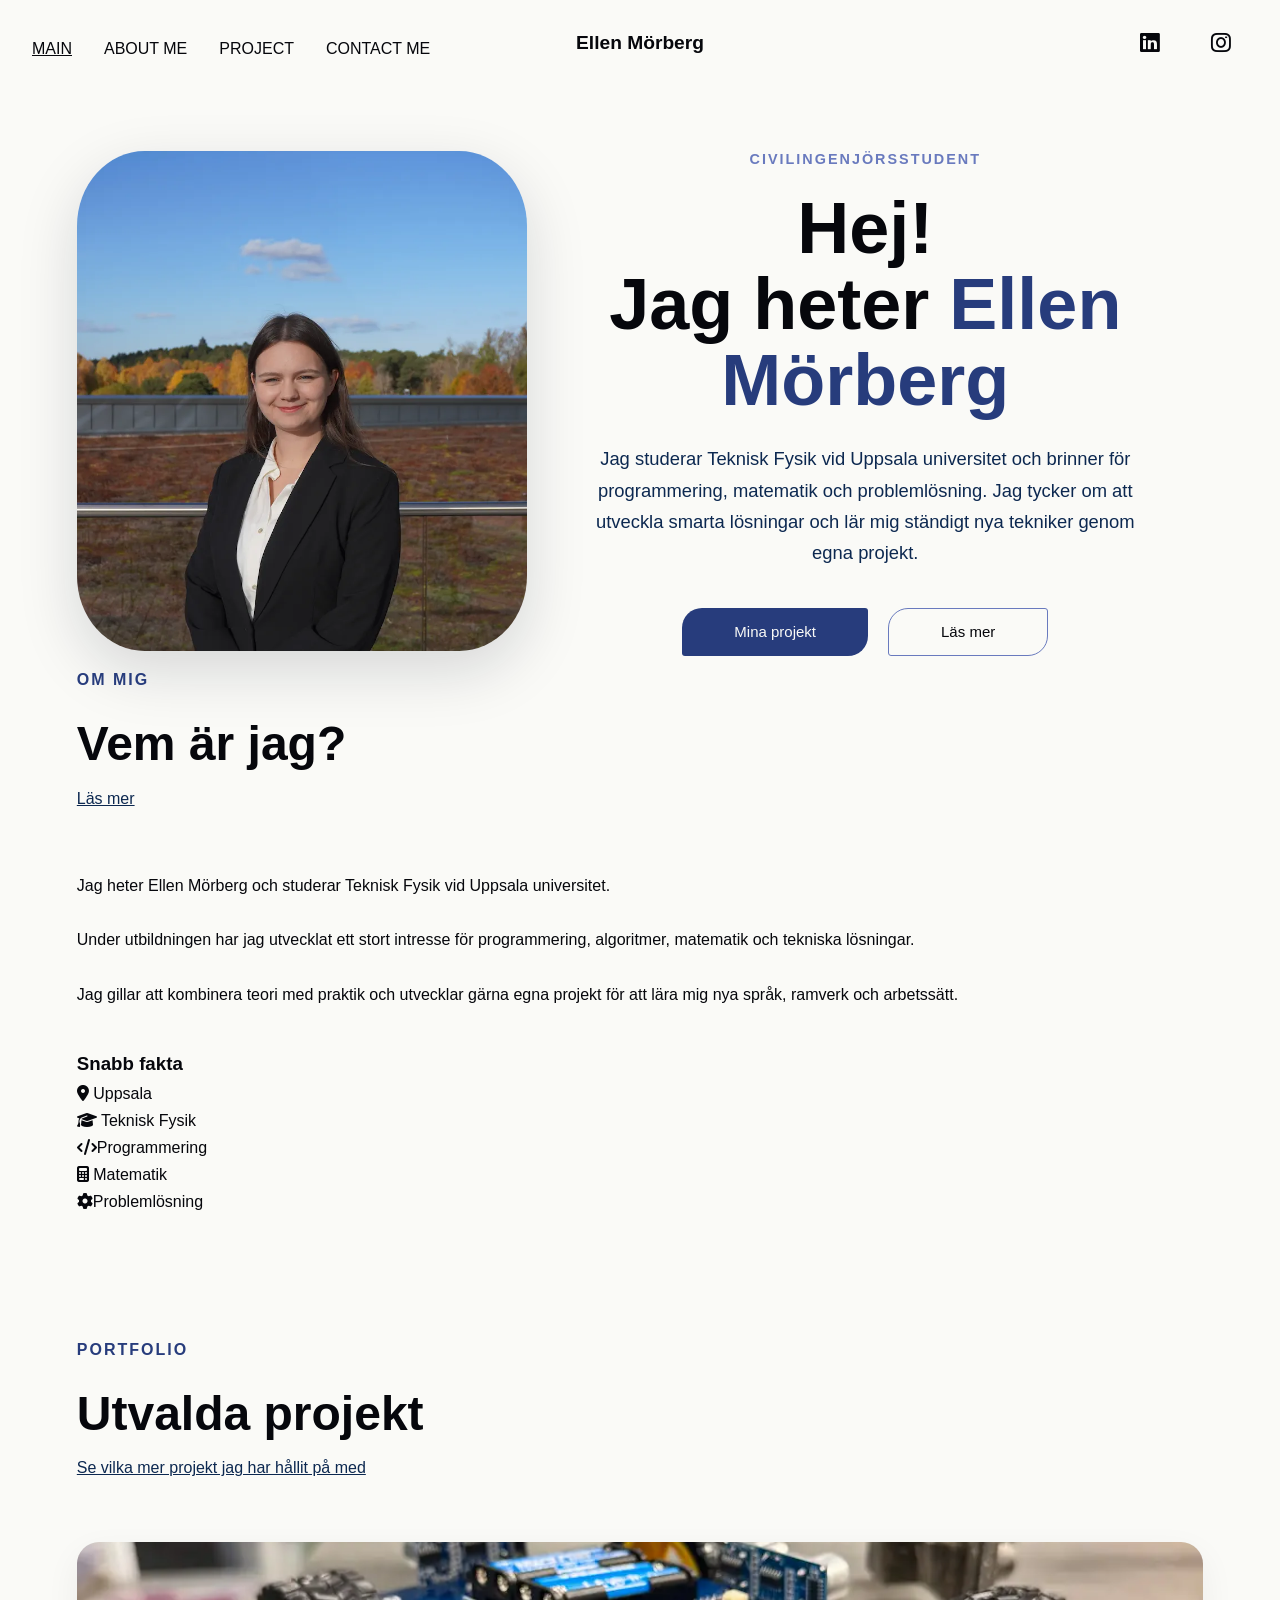
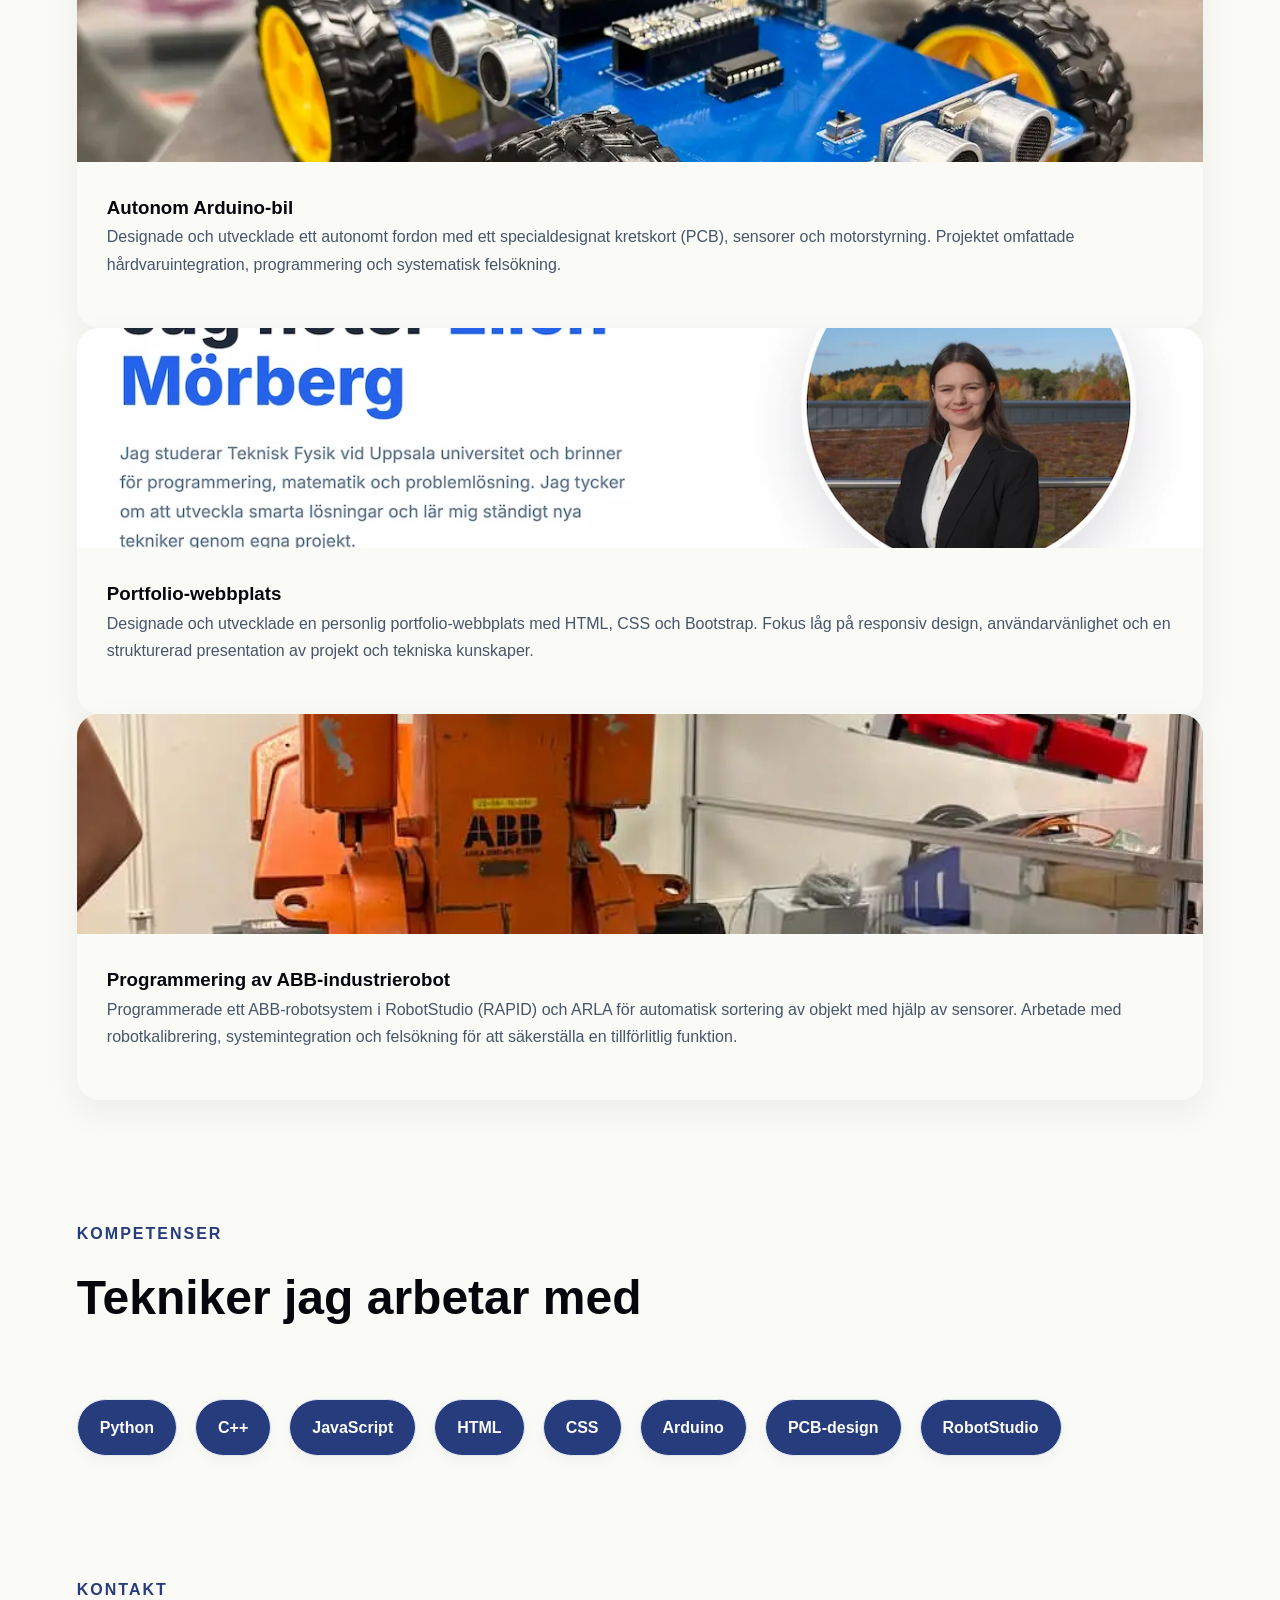
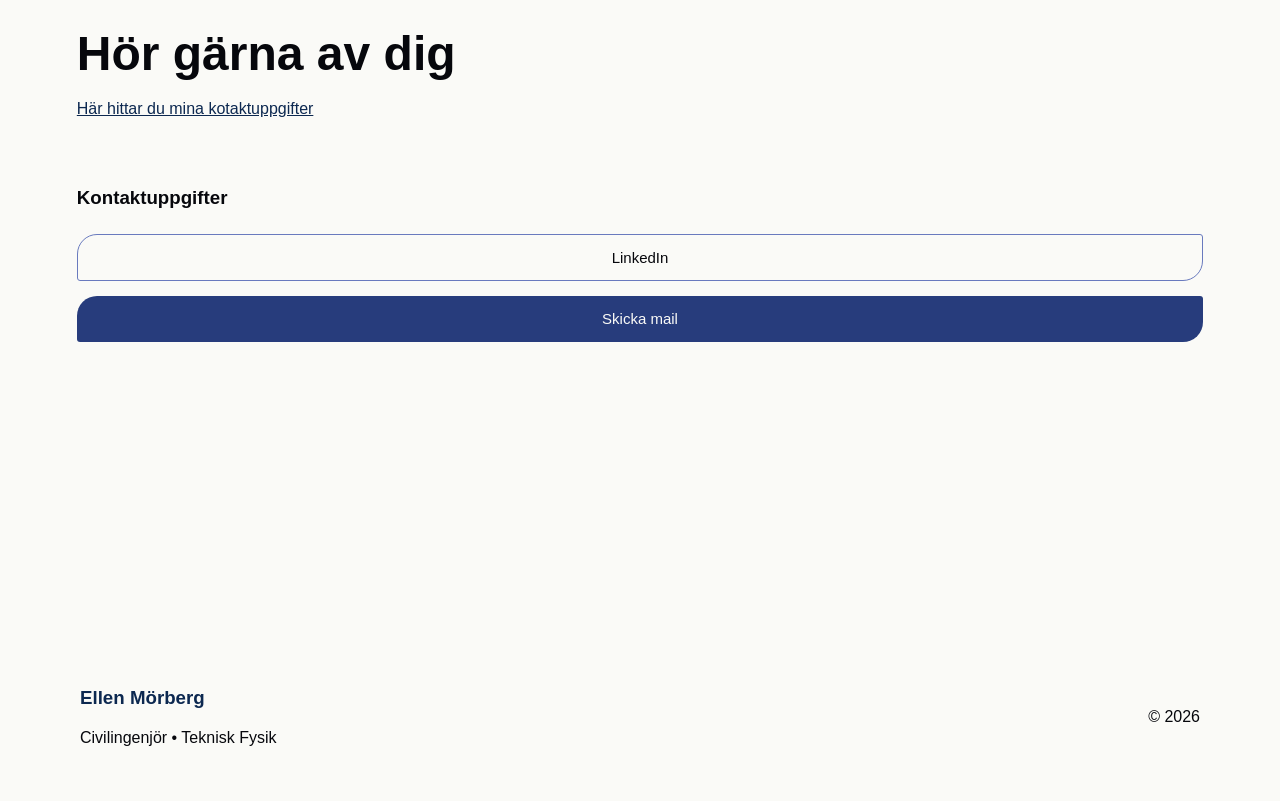
<file: index.html>
<!DOCTYPE html>
<html lang="sv">

<head>
    <meta charset="UTF-8">
    <meta name="viewport" content="width=device-width, initial-scale=1.0">

    <title>Ellen Mörberg | Portfolio</title>


 <!-- Egen stilmall -->
  <link rel="stylesheet" href="CSS/style.css">
  <link rel="stylesheet" href="CSS/responsive.css">

    <!-- Google Font -->
    <link rel="preconnect" href="https://fonts.googleapis.com">
    <link rel="preconnect" href="https://fonts.gstatic.com" crossorigin>

    <link href="https://fonts.googleapis.com/css2?family=Poppins:wght@300;400;500;600;700&display=swap" rel="stylesheet">
    <link rel="stylesheet" href="https://cdnjs.cloudflare.com/ajax/libs/font-awesome/6.4.0/css/all.min.css">

</head>

<body>

    <!-- ================= Navigering ================= -->
    <header>
        <div class="container">


            <!-- Menyn som visas på mindre skärmar för att det inte får plats alla knappar på ett snyggt och smiddigt sätt -->
            <!-- Hamburgermenyn -->
            <button class="menu-toggle" aria-label="Open menu">
                ☰
            </button>

            <nav>

                <ul>

                    <li class="active-page"><a href="index.html">MAIN</a></li>
                    <li><a href="HTML/about.html"> ABOUT ME</a></li>
                    <li ><a href="HTML/projects.html">PROJECT</a></li>
                    <li><a href="HTML/contact.html">CONTACT ME</a></li>

                </ul>

            </nav>

            <!-- Mitt namn, är även en länk till start sidan-->
            <div class="logo">
                <a href="index.html">
                    Ellen Mörberg
                </a>
            </div>


            <div class="social-icons">

                <a href="https://www.linkedin.com/in/ellen-m%C3%B6rberg-550657349/" aria-label="LinkedIn" class="social-icon">
                    <i class="fa-brands fa-linkedin"></i>
                </a>

                <a href="https://www.instagram.com/morbergellen/" aria-label="Instagram" class="social-icon">
                    <i class="fa-brands fa-instagram"></i>
                </a>

            </div>

        </div>
    </header>


    <!-- ================= Huvudinnehåll ================= -->

    <main>

        <!-- ================= Hero ================= -->

        <div class="hero">

            <div class="hero-container">



                <!-- Portfoliebild-->
                <div class="hero-image">

                    <img src="images/Profilbild.webp" alt="Profilbild av Ellen Mörberg">

                </div>

                <div class="hero-text">

                    <p class="small-title">
                        CIVILINGENJÖRSSTUDENT
                    </p>

                    <!-- Introduktion om mig -->
                    <h1>

                        Hej!<br>

                        Jag heter
                        <span>Ellen Mörberg</span>

                    </h1>

                    <p class="hero-description">

                        Jag studerar Teknisk Fysik vid Uppsala universitet och
                        brinner för programmering, matematik och problemlösning.
                        Jag tycker om att utveckla smarta lösningar och lär mig
                        ständigt nya tekniker genom egna projekt.

                    </p>

                    <!-- Knappar som göt att navegeringen blir lättare -->
                    <div class="hero-buttons">

                        <a href="HTML/projects.html" class="primary-btn">
                            Mina projekt
                        </a>

                        <a href="HTML/about.html" class="secondary-btn">
                            Läs mer
                        </a>

                    </div>

                </div>

            </div>

        </div>

        <!-- ================= Om mig ================= -->

        <section id="about" class="about">

            <!-- Rubrik för sektionen -->
            <div class="section-title">

                <p>Om mig</p>

                <h2>
                    Vem är jag?
                </h2>

                <!-- Länk till den fullständiga "Om mig"-sidan -->
                <a href="HTML/about.html"> Läs mer</a>

            </div>

            <!-- Presentation och faktaruta -->
            <div class="about-grid">

                <!-- Kort presentation -->
                <div>

                    <p>

                        Jag heter Ellen Mörberg och studerar Teknisk Fysik vid
                        Uppsala universitet.

                    </p>

                    <br>

                    <p>

                        Under utbildningen har jag utvecklat ett stort intresse
                        för programmering, algoritmer, matematik och tekniska
                        lösningar.

                    </p>

                    <br>

                    <p>

                        Jag gillar att kombinera teori med praktik och utvecklar
                        gärna egna projekt för att lära mig nya språk,
                        ramverk och arbetssätt.

                    </p>

                </div>

                <!-- Snabb fakta -->
                <div class="info-box">

                    <h3>Snabb fakta</h3>

                    <ul>

                        <li><i class="fa fa-location-dot"></i> Uppsala</li>
                        <li><i class="fa fa-graduation-cap"></i> Teknisk Fysik</li>
                        <li><i class="fa-solid fa-code"></i>Programmering</li>
                        <li><i class="fa-solid fa-calculator"></i> Matematik</li>
                        <li><i class="fa-solid fa-gear"></i>Problemlösning</li>

                    </ul>

                </div>

            </div>

        </section>

        <!-- ================= Projekt ================= -->

        <section id="projects">

            <!-- Rubrik för projektsektionen -->
            <div class="section-title">

                <p>Portfolio</p>

                <h2>
                    Utvalda projekt
                </h2>

                <!-- Länk till projektsidan -->
                <a href="HTML/projects.html"> Se vilka mer projekt jag har hållit på med</a>

            </div>

            <!-- Projektkort -->
            <div class="projects-grid">

                <article class="project-card">

                    <div class="project-image">

                        <img src="images/bil.webp" alt="Autonom Arduino-bil byggd med sensorer">

                    </div>

                    <div class="project-content">

                        <h3>Autonom Arduino-bil</h3>

                        <p>

                            Designade och utvecklade ett autonomt fordon med ett specialdesignat kretskort (PCB),
                            sensorer och motorstyrning. Projektet omfattade hårdvaruintegration, programmering och
                            systematisk felsökning.

                        </p>

                    </div>

                </article>

                <article class="project-card">

                    <div class="project-image">

                        <img src="images/Startsidan.webp" alt="Skärmbild av portfolio-webbplatsen">

                    </div>

                    <div class="project-content">

                        <h3>Portfolio-webbplats</h3>

                        <p>

                            Designade och utvecklade en personlig portfolio-webbplats med HTML, CSS och Bootstrap. Fokus
                            låg på responsiv design, användarvänlighet och en strukturerad presentation av projekt och
                            tekniska kunskaper.

                        </p>

                    </div>

                </article>

                <article class="project-card">

                    <div class="project-image">

                        <img src="images/Industrial_Robot.webp" alt="Bild på en ABB-industrierobot">

                    </div>

                    <div class="project-content">

                        <h3>Programmering av ABB-industrierobot</h3>

                        <p>

                            Programmerade ett ABB-robotsystem i RobotStudio (RAPID) och ARLA för automatisk sortering av
                            objekt med hjälp av sensorer. Arbetade med robotkalibrering, systemintegration och
                            felsökning för att säkerställa en tillförlitlig funktion.

                        </p>

                    </div>

                </article>

            </div>

        </section>

        <!-- ================= Kunskap ================= -->

        <section id="skills">

            <!-- Rubrik för kompetenser -->
            <div class="section-title">

                <p>Kompetenser</p>

                <h2>
                    Tekniker jag arbetar med
                </h2>

            </div>

            <!-- Lista över tekniska kunskaper -->
            <div class="skills">

                <div class="skill">Python</div>

                <div class="skill">C++</div>

                <div class="skill">JavaScript</div>

                <div class="skill">HTML</div>

                <div class="skill">CSS</div>

                <div class="skill">Arduino</div>

                <div class="skill">PCB-design</div>

                <div class="skill">RobotStudio</div>


            </div>

        </section>

        <!-- ================= Kontakta ================= -->

        <section id="contact">

            <!-- Rubrik för kontaktsektionen -->
            <div class="section-title">

                <p>Kontakt</p>

                <h2>
                    Hör gärna av dig
                </h2>

                <!-- Länk till kontaktsidan -->
                <a href="HTML/contact.html"> Här hittar du mina kotaktuppgifter</a>


            </div>

            <!-- Kontaktuppgifter -->
            <div class="contact-box">

                <div>
                    <h3>Kontaktuppgifter</h3>

                    <div class="contact-buttons">

                        <a class="secondary-btn" 
                        href="https://www.linkedin.com/in/ellen-m%C3%B6rberg-550657349/"
                        target="_blank"
                        rel="noopener noreferrer">
                            <i class="bi bi-linkedin"></i> LinkedIn
                        </a>

                       <!--<a class="secondary-btn" 
                        href="cv.pdf"
                        target="_blank"
                        rel="noopener noreferrer">
                            <i class="bi bi-file-earmark-text"></i> Visa CV
                        </a>-->

                        <a class="primary-btn" href="mailto:ellenmorberg03@gmail.com">
                            Skicka mail
                        </a>

                    </div>
                </div>

            </div>

        </section>

    </main>

    <!-- ================= Footer ================= -->

  <footer>

    <div class="footer-container">

      <!-- Namn och utbildning -->

      <div>

        <h3>
          Ellen Mörberg
        </h3>

        <p>
          Civilingenjör • Teknisk Fysik
        </p>

      </div>

      <!-- Copyright -->

      <div>

        <p>

          © 2026

        </p>

      </div>

    </div>

  </footer>

   <!-- JavaScript -->

    <script src="JS/main.js"></script>

</body>

</html>
</file>
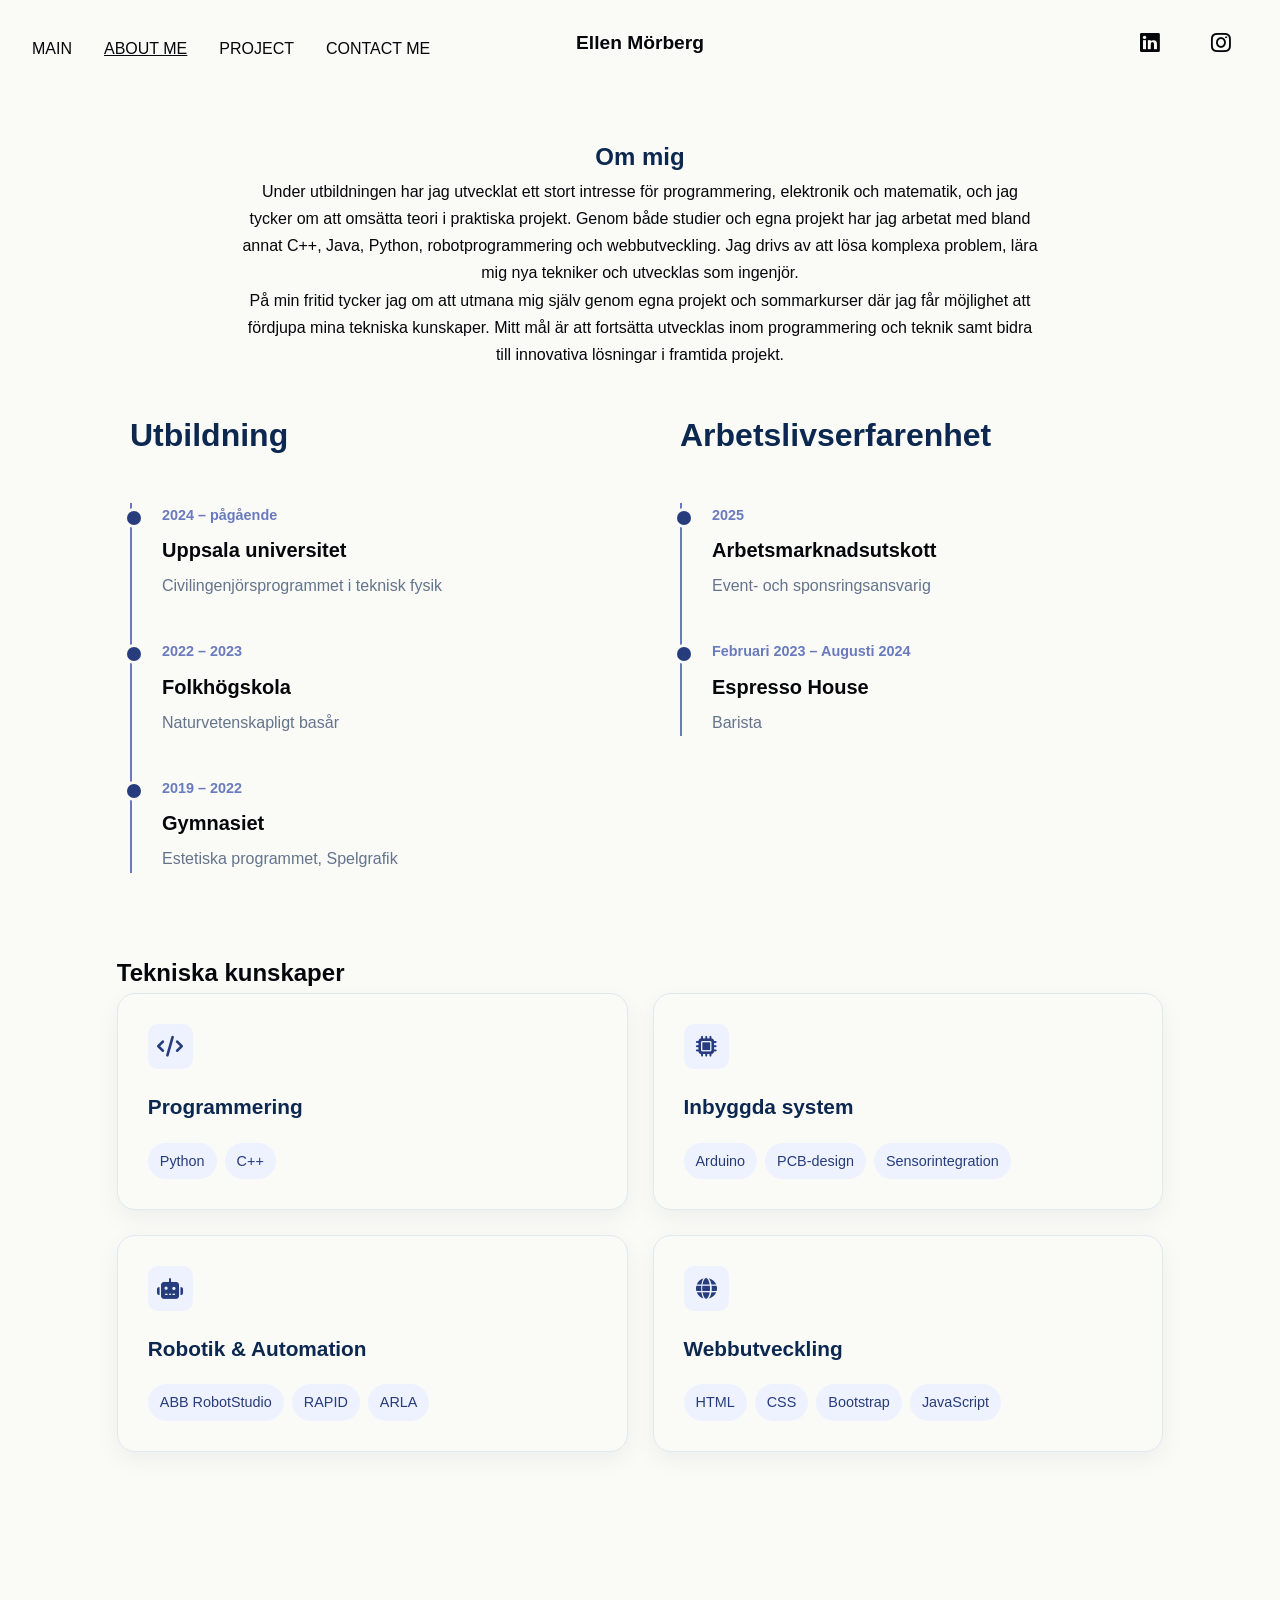
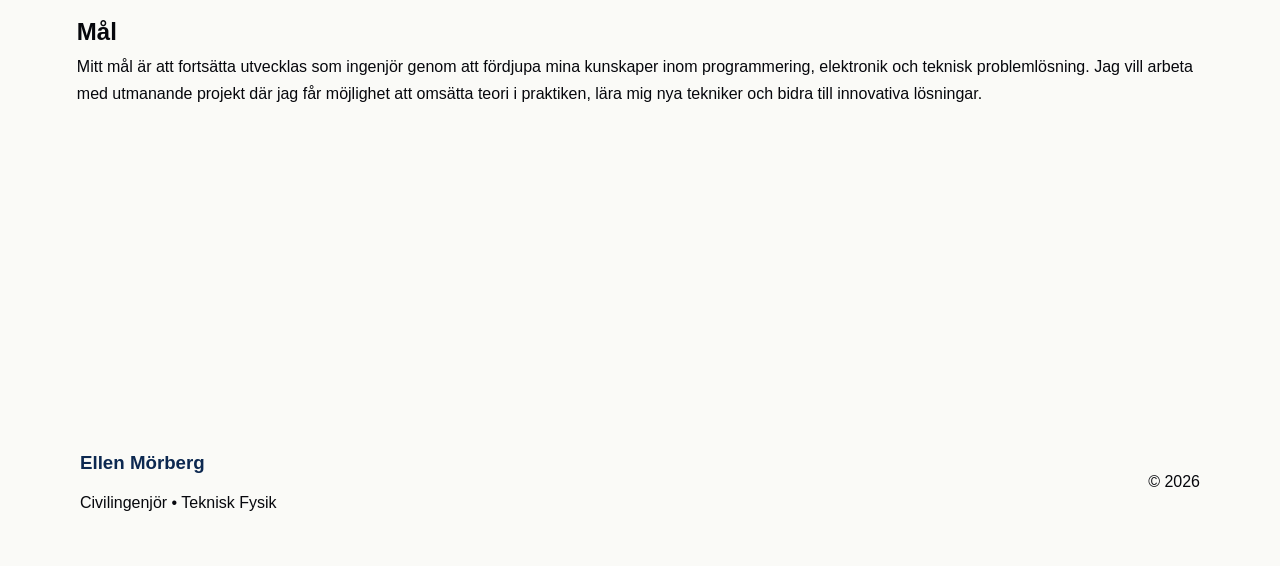
<file: HTML/about.html>
<!DOCTYPE html>
<html lang="sv">

<head>
    <meta charset="UTF-8">
    <meta name="viewport" content="width=device-width, initial-scale=1.0">

    <title>Ellen Mörberg | Portfolio</title>


  <!-- Egen stilmall -->
  <link rel="stylesheet" href="../CSS/style.css">
  <link rel="stylesheet" href="../CSS/responsive.css">

    <!-- Google Font -->
    <link rel="preconnect" href="https://fonts.googleapis.com">
    <link rel="preconnect" href="https://fonts.gstatic.com" crossorigin>

    <link href="https://fonts.googleapis.com/css2?family=Poppins:wght@300;400;500;600;700&display=swap" rel="stylesheet">
    <link rel="stylesheet" href="https://cdnjs.cloudflare.com/ajax/libs/font-awesome/6.4.0/css/all.min.css">

</head>

<body>

    <!-- ================= Navigering ================= -->
    <header>
        <div class="container">


            <!-- Menyn som visas på mindre skärmar för att det inte får plats alla knappar på ett snyggt och smiddigt sätt -->
            <!-- Hamburgermenyn -->
            <button class="menu-toggle" aria-label="Open menu">
                ☰
            </button>

            <nav>

                <ul>

                    <li><a href="../index.html">MAIN</a></li>
                    <li class="active-page"><a href="about.html"> ABOUT ME</a></li>
                    <li><a href="projects.html">PROJECT</a></li>
                    <li><a href="contact.html">CONTACT ME</a></li>

                </ul>

            </nav>

            <!-- Mitt namn, är även en länk till start sidan-->
            <div class="logo">
                <a href="../index.html">
                    Ellen Mörberg
                </a>
            </div>


            <div class="social-icons">

                <a href="https://www.linkedin.com/in/ellen-m%C3%B6rberg-550657349/" aria-label="LinkedIn" class="social-icon">
                    <i class="fa-brands fa-linkedin"></i>
                </a>

                <a href="https://www.instagram.com/morbergellen/" aria-label="Instagram" class="social-icon">
                    <i class="fa-brands fa-instagram"></i>
                </a>

            </div>

        </div>
    </header>

  <main>
    <!-- ================= INTRODUKTION ================= -->
    <section class="about-text">
      <!-- Snabb intoduktion till mig -->
      <h1>Om mig</h1>

      <p>
        Under utbildningen har jag utvecklat ett stort intresse för programmering, elektronik och matematik, och jag
        tycker om att omsätta teori i praktiska projekt. Genom både studier och egna projekt har jag arbetat med bland
        annat C++, Java, Python, robotprogrammering och webbutveckling. Jag drivs av att lösa komplexa problem, lära mig
        nya tekniker och utvecklas som ingenjör.
      </p>

      <p>
        På min fritid tycker jag om att utmana mig själv genom egna projekt och sommarkurser där jag får möjlighet att
        fördjupa mina tekniska kunskaper. Mitt mål är att fortsätta utvecklas inom programmering och teknik samt bidra
        till innovativa lösningar i framtida projekt.
      </p>

    </section>

    <!-- ================= UTBILDNING & ERFARENHET ================= -->
    <section class="experience-section">

        <div class="experience-grid">

            <!-- Utbildning -->
            <div class="experience-column">

                <h2 class="experience">Utbildning</h2>

                <div class="timeline">

                    <article class="timeline-item">
                        <span class="timeline-date">2024 – pågående</span>
                        <h3>Uppsala universitet</h3>
                        <p>Civilingenjörsprogrammet i teknisk fysik</p>
                    </article>

                    <article class="timeline-item">
                        <span class="timeline-date">2022 – 2023</span>
                        <h3>Folkhögskola</h3>
                        <p>Naturvetenskapligt basår</p>
                    </article>

                    <article class="timeline-item">
                        <span class="timeline-date">2019 – 2022</span>
                        <h3>Gymnasiet</h3>
                        <p>Estetiska programmet, Spelgrafik</p>
                    </article>

                </div>

            </div>


            <!-- Arbetslivserfarenhet -->
            <div class="experience-column">

                <h2 class="experience">Arbetslivserfarenhet</h2>

                <div class="timeline">

                    <article class="timeline-item">
                        <span class="timeline-date">2025</span>
                        <h3>Arbetsmarknadsutskott</h3>
                        <p>Event- och sponsringsansvarig</p>
                    </article>

                    <article class="timeline-item">
                        <span class="timeline-date">Februari 2023 – Augusti 2024</span>
                        <h3>Espresso House</h3>
                        <p>Barista</p>
                    </article>

                </div>

            </div>

        </div>

    </section>



    <!-- ================= SKILLS ================= -->

    <section class="skills-section">


            <h2>Tekniska kunskaper</h2>

            <div class="skills-grid">

                <article class="skill-card">

                    <div class="skill-icon">
                        <i class="fa-solid fa-code"></i>
                    </div>

                    <h3>Programmering</h3>

                    <div class="skill-tags">
                        <span>Python</span>
                        <span>C++</span>
                    </div>

                </article>


                <article class="skill-card">

                    <div class="skill-icon">
                        <i class="fa fa-microchip"></i>
                    </div>

                    <h3>Inbyggda system</h3>

                    <div class="skill-tags">
                        <span>Arduino</span>
                        <span>PCB-design</span>
                        <span>Sensorintegration</span>
                    </div>

                </article>


                <article class="skill-card">

                    <div class="skill-icon">
                        <i class="fa fa-robot"></i>
                    </div>

                    <h3>Robotik & Automation</h3>

                    <div class="skill-tags">
                        <span>ABB RobotStudio</span>
                        <span>RAPID</span>
                        <span>ARLA</span>
                    </div>

                </article>


                <article class="skill-card">

                    <div class="skill-icon">
                        <i class="fa-solid fa-globe"></i>
                    </div>

                    <h3>Webbutveckling</h3>

                    <div class="skill-tags">
                        <span>HTML</span>
                        <span>CSS</span>
                        <span>Bootstrap</span>
                        <span>JavaScript</span>
                    </div>

                </article>

            </div>

        </div>

    </section>



    <!-- ================= GOALS ================= -->
    <section>

      <h2>Mål</h2>

      <!-- Beskrivning av mina framtida mål -->

      <p>
        Mitt mål är att fortsätta utvecklas som ingenjör genom att fördjupa mina kunskaper inom programmering, elektronik
        och teknisk problemlösning. Jag vill arbeta med utmanande projekt där jag får möjlighet att omsätta teori i
        praktiken, lära mig nya tekniker och bidra till innovativa lösningar.
      </p>

    </section>

  </main>

  <!-- ================= Footer ================= -->

  <footer>

    <div class="footer-container">

      <!-- Namn och utbildning -->

      <div>

        <h3>
          Ellen Mörberg
        </h3>

        <p>
          Civilingenjör • Teknisk Fysik
        </p>

      </div>

      <!-- Copyright -->

      <div>

        <p>

          © 2026

        </p>

      </div>

    </div>

  </footer>

    <script src="../JS/main.js"></script>
</body>

</html>
</file>
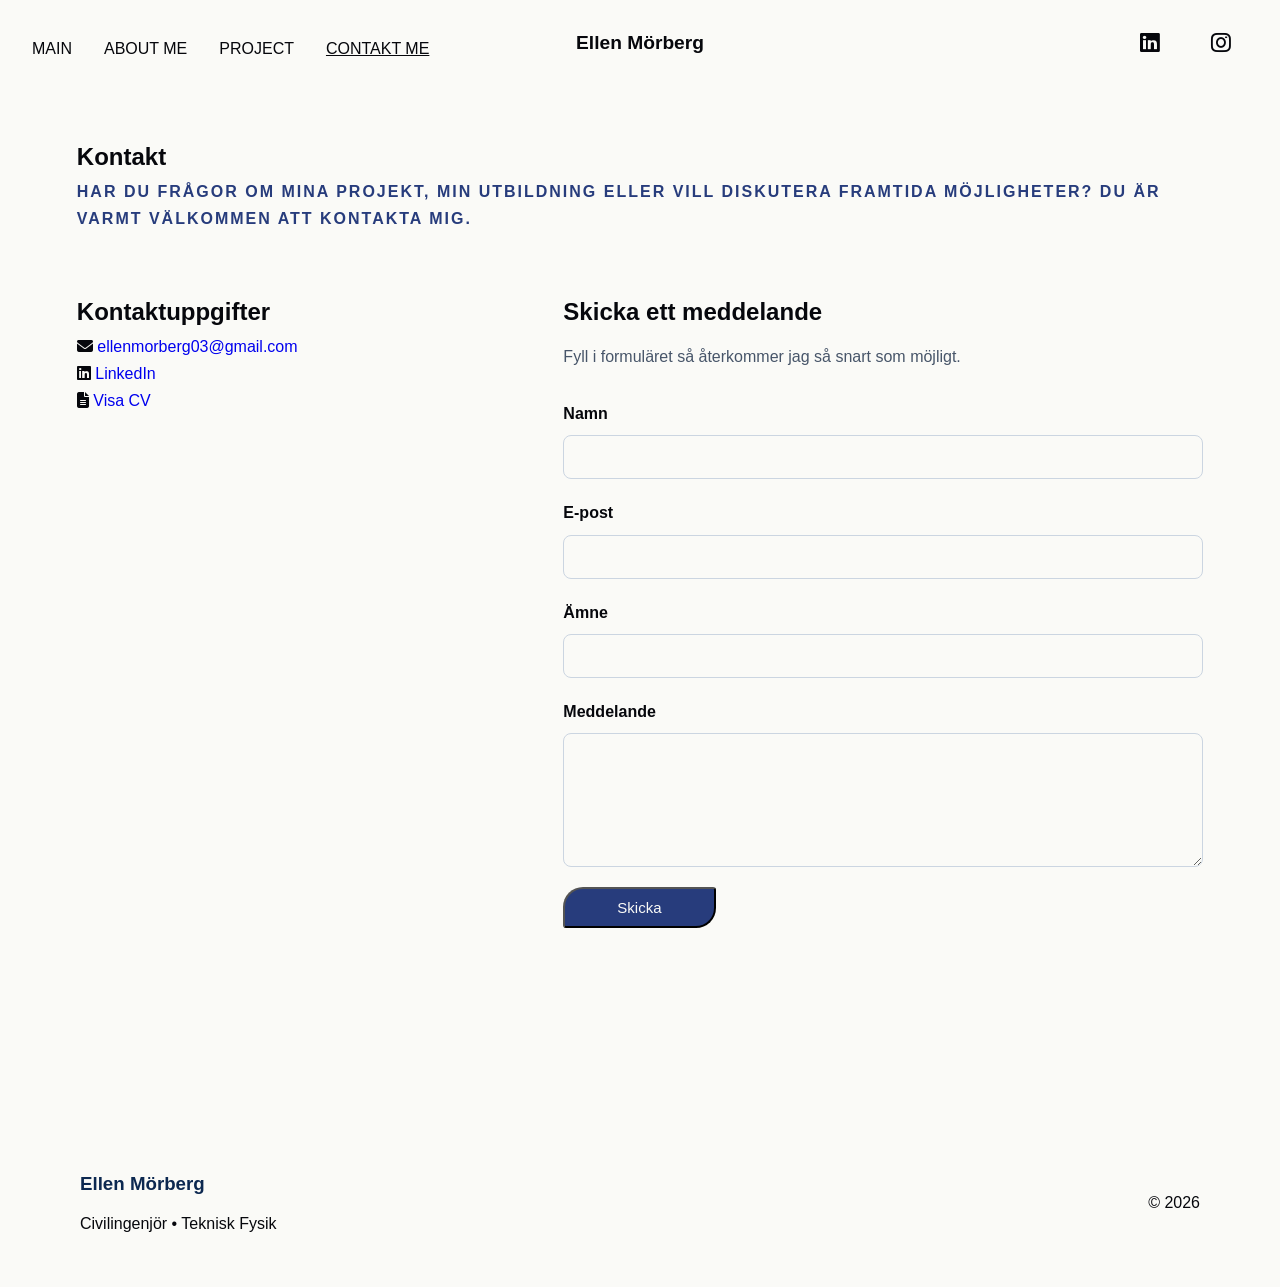
<file: HTML/contact(old).html>
<!DOCTYPE html>
<html lang="sv">

<head>
    <meta charset="UTF-8">
    <meta name="viewport" content="width=device-width, initial-scale=1.0">

    <title>Ellen Mörberg | Portfolio</title>



 <!-- Egen stilmall -->
  <link rel="stylesheet" href="../CSS/style.css">
  <link rel="stylesheet" href="../CSS/responsive.css">

    <!-- Google Font -->
    <link rel="preconnect" href="https://fonts.googleapis.com">
    <link rel="preconnect" href="https://fonts.gstatic.com" crossorigin>

    <script src="https://cdn.emailjs.com/sdk/latest/email.min.js"></script>

    <link href="https://fonts.googleapis.com/css2?family=Poppins:wght@300;400;500;600;700&display=swap" rel="stylesheet">
    <link rel="stylesheet" href="https://cdnjs.cloudflare.com/ajax/libs/font-awesome/6.4.0/css/all.min.css">

</head>

<body>


 <!-- ================= Navigering ================= -->
    <header>
        <div class="container">


            <!-- Menyn som visas på mindre skärmar för att det inte får plats alla knappar på ett snyggt och smiddigt sätt -->
            <!-- Hamburgermenyn -->
            <button class="menu-toggle" aria-label="Open menu">
                ☰
            </button>

            <nav>

                <ul>

                    <li><a href="../index.html">MAIN</a></li>
                    <li ><a href="about.html"> ABOUT ME</a></li>
                    <li><a href="projects.html">PROJECT</a></li>
                    <li class="active-page"> <a href="contact.html">CONTAKT ME</a></li>

                </ul>

            </nav>

            <!-- Mitt namn, är även en länk till start sidan-->
            <div class="logo">
                <a href="../index.html">
                    Ellen Mörberg
                </a>
            </div>


            <div class="social-icons">

                <a href="https://www.linkedin.com/in/ellen-m%C3%B6rberg-550657349/" aria-label="LinkedIn" class="social-icon">
                    <i class="fa-brands fa-linkedin"></i>
                </a>

                <a href="https://www.instagram.com/morbergellen/" aria-label="Instagram" class="social-icon">
                    <i class="fa-brands fa-instagram"></i>
                </a>

            </div>

        </div>
    </header>


<!-- ================= Huvudinnehåll ================= -->

<main>

    <section class="contact-section">

        <!-- Sidrubrik -->

        <div class="section-title">

            <h1>Kontakt</h1>

            <p>
                Har du frågor om mina projekt, min utbildning eller vill diskutera
                framtida möjligheter? Du är varmt välkommen att kontakta mig.
            </p>

        </div>


        <!-- Kontaktinnehåll -->

        <div class="contact-content">

            <!-- Kontaktuppgifter -->

            <div class="contact-box">

                <h2>Kontaktuppgifter</h2>

                <p>
                    <i class="fa fa-envelope"></i>

                    <a href="mailto:ellenmorberg03@gmail.com">
                        ellenmorberg03@gmail.com
                    </a>
                </p>

                <p>
                    <i class="fa-brands fa-linkedin"></i>

                    <a href="https://www.linkedin.com/in/ellen-m%C3%B6rberg-550657349/"
                        target="_blank"
                        rel="noopener noreferrer">
                        LinkedIn
                    </a>
                </p>

                <p>
                    <i class="fa fa-file-text"></i>

                    <a href="cv.pdf" target="_blank">
                        Visa CV
                    </a>
                </p>

            </div>


            <!-- Kontaktformulär -->

            <div class="contact-form">

                <h2>Skicka ett meddelande</h2>

                <p>
                    Fyll i formuläret så återkommer jag så snart som möjligt.
                </p>


                <form id="contact-form">

                    <!-- Namn -->

                    <div class="form-group">

                        <label for="name">
                            Namn
                        </label>

                        <input
                            id="name"
                            name="name"
                            type="text"
                            required>

                    </div>


                    <!-- E-post -->

                    <div class="form-group">

                        <label for="email">
                            E-post
                        </label>

                        <input
                            id="email"
                            name="email"
                            type="email"
                            required>

                    </div>


                    <!-- Ämne -->

                    <div class="form-group">

                        <label for="subject">
                            Ämne
                        </label>

                        <input
                            id="subject"
                            name="subject"
                            type="text"
                            required>

                    </div>


                    <!-- Meddelande -->

                    <div class="form-group">

                        <label for="message">
                            Meddelande
                        </label>

                        <textarea
                            id="message"
                            name="message"
                            rows="6"
                            required></textarea>

                    </div>


                    <!-- Skicka-knapp -->

                    <button
                        type="submit"
                        class="primary-btn">
                        Skicka
                    </button>


                    <!-- Meddelande från JavaScript -->

                    <p
                        id="form-message"
                        class="form-message"
                        aria-live="polite">
                    </p>

                </form>

            </div>

        </div>

    </section>

</main>


<!-- ================= Footer ================= -->

<footer>

    <div class="footer-container">

        <div>

            <h3>
                Ellen Mörberg
            </h3>

            <p>
                Civilingenjör • Teknisk Fysik
            </p>

        </div>

        <div>

            <p>
                © 2026
            </p>

        </div>

    </div>

</footer>


<!-- JavaScript -->

<script src="../JS/main.js"></script>
<script src="../JS/contact.js"></script>

</body>

</html>
</file>
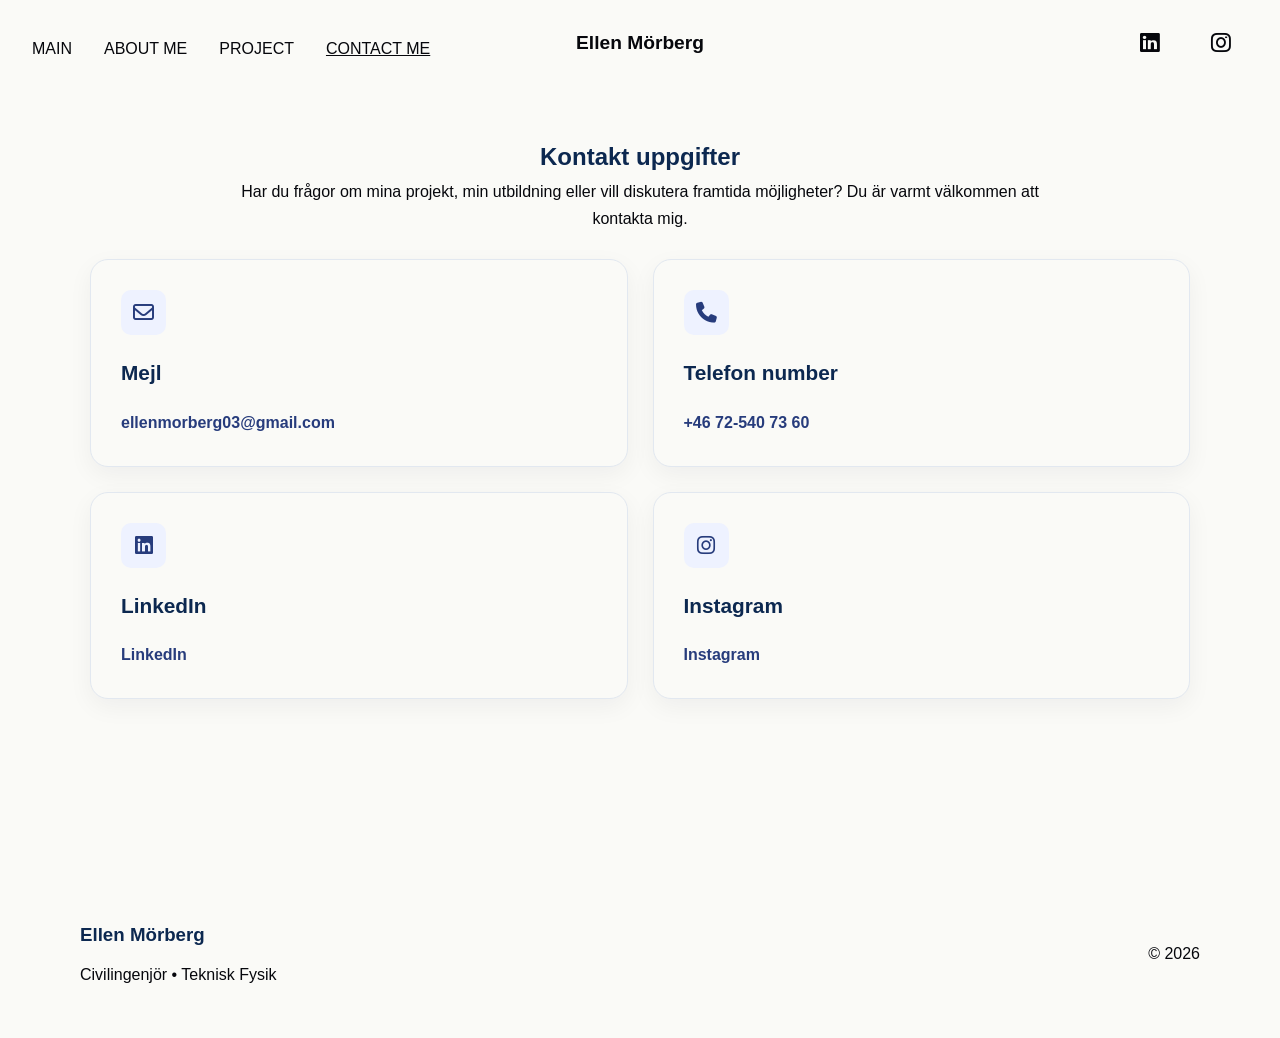
<file: HTML/contact.html>
<!DOCTYPE html>
<html lang="sv">

<head>
    <meta charset="UTF-8">
    <meta name="viewport" content="width=device-width, initial-scale=1.0">

    <title>Ellen Mörberg | Portfolio</title>


  <!-- Egen stilmall -->
  <link rel="stylesheet" href="../CSS/style.css">
  <link rel="stylesheet" href="../CSS/responsive.css">

    <!-- Google Font -->
    <link rel="preconnect" href="https://fonts.googleapis.com">
    <link rel="preconnect" href="https://fonts.gstatic.com" crossorigin>

    <link href="https://fonts.googleapis.com/css2?family=Poppins:wght@300;400;500;600;700&display=swap" rel="stylesheet">
    <link rel="stylesheet" href="https://cdnjs.cloudflare.com/ajax/libs/font-awesome/6.4.0/css/all.min.css">

</head>

<body>

   <!-- ================= Navigering ================= -->
    <header>
        <div class="container">


            <!-- Menyn som visas på mindre skärmar för att det inte får plats alla knappar på ett snyggt och smiddigt sätt -->
            <!-- Hamburgermenyn -->
            <button class="menu-toggle" aria-label="Open menu">
                ☰
            </button>

            <nav>

                <ul>

                    <li><a href="../index.html">MAIN</a></li>
                    <li ><a href="about.html"> ABOUT ME</a></li>
                    <li><a href="projects.html">PROJECT</a></li>
                    <li class="active-page"> <a href="contact.html">CONTACT ME</a></li>

                </ul>

            </nav>

            <!-- Mitt namn, är även en länk till start sidan-->
            <div class="logo">
                <a href="../index.html">
                    Ellen Mörberg
                </a>
            </div>


            <div class="social-icons">

                <a href="https://www.linkedin.com/in/ellen-m%C3%B6rberg-550657349/" aria-label="LinkedIn" class="social-icon">
                    <i class="fa-brands fa-linkedin"></i>
                </a>

                <a href="https://www.instagram.com/morbergellen/" aria-label="Instagram" class="social-icon">
                    <i class="fa-brands fa-instagram"></i>
                </a>

            </div>

        </div>
    </header>

    <main>
        <section class="about-text">
        <h1>Kontakt uppgifter</h1>
        <p>
             Har du frågor om mina projekt, min utbildning eller vill diskutera
            framtida möjligheter? Du är varmt välkommen att kontakta mig.
        </p>
        </section>

        <div class="skills-container">

            <br>
            
            <div class="skills-grid">
        
                <article class="skill-card">

                    <div class="skill-icon">
                        <i class="fa-regular fa-envelope"></i>
                    </div>

                   <h3>Mejl</h3>

                    <a href="mailto:ellenmorberg03@gmail.com">
                        ellenmorberg03@gmail.com
                    </a>
                </article>

                <article class="skill-card">

                    <div class="skill-icon">
                        <i class="fa-solid fa-phone"></i>
                    </div>
                    <h3>Telefon number</h3>

                    <a href="tel:+46725407360">+46 72-540 73 60</a>
                </article>

                <article class="skill-card">

                    <div class="skill-icon">
                        <i class="fa-brands fa-linkedin"></i>
                    </div>
                    <h3>LinkedIn</h3>

                         <a href="https://www.linkedin.com/in/ellen-m%C3%B6rberg-550657349/">
                        LinkedIn
                        </a>
                </article>

                <article class="skill-card">

                    <div class="skill-icon">
                        <i class="fa-brands fa-instagram"></i>
                    </div>
                    <h3>Instagram</h3>

                    <a href="https://www.instagram.com/morbergellen/">
                        Instagram
                    </a>
                </article>
            </div>
            </div>
    </main>

        <!-- ================= Footer ================= -->

  <footer>

    <div class="footer-container">

      <!-- Namn och utbildning -->

      <div>

        <h3>
          Ellen Mörberg
        </h3>

        <p>
          Civilingenjör • Teknisk Fysik
        </p>

      </div>

      <!-- Copyright -->

      <div>

        <p>

          © 2026

        </p>

      </div>

    </div>

  </footer>

   <script src="../JS/main.js"></script>
</body>

</html>
</file>
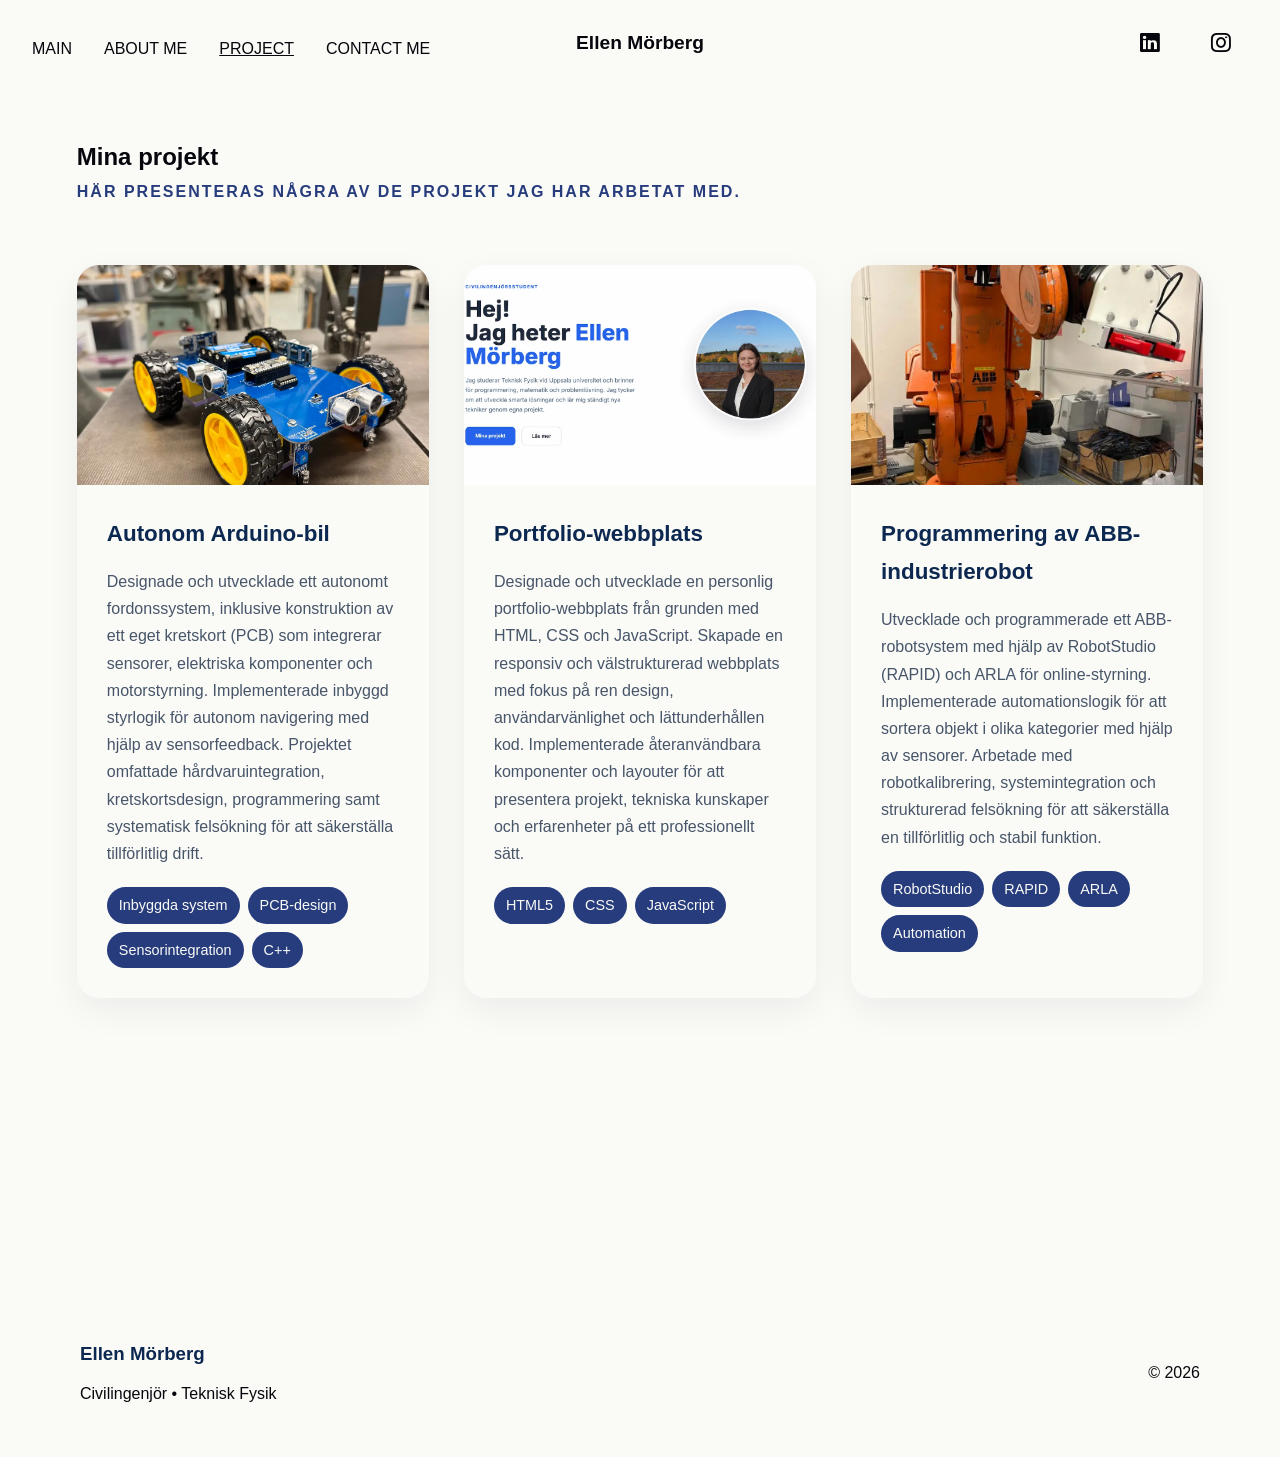
<file: HTML/projects.html>
<!DOCTYPE html>
<html lang="sv">

<head>
    <meta charset="UTF-8">
    <meta name="viewport" content="width=device-width, initial-scale=1.0">

    <title>Ellen Mörberg | Portfolio</title>


  <!-- Egen stilmall -->
  <link rel="stylesheet" href="../CSS/style.css">
  <link rel="stylesheet" href="../CSS/responsive.css">

    <!-- Google Font -->
    <link rel="preconnect" href="https://fonts.googleapis.com">
    <link rel="preconnect" href="https://fonts.gstatic.com" crossorigin>

    <link href="https://fonts.googleapis.com/css2?family=Poppins:wght@300;400;500;600;700&display=swap" rel="stylesheet">
    <link rel="stylesheet" href="https://cdnjs.cloudflare.com/ajax/libs/font-awesome/6.4.0/css/all.min.css">

</head>

<body>

    <!-- ================= Navigering ================= -->
    <header>
        <div class="container">


            <!-- Menyn som visas på mindre skärmar för att det inte får plats alla knappar på ett snyggt och smiddigt sätt -->
            <!-- Hamburgermenyn -->
            <button class="menu-toggle" aria-label="Open menu">
                ☰
            </button>

            <nav>

                <ul>

                    <li><a href="../index.html">MAIN</a></li>
                    <li><a href="about.html"> ABOUT ME</a></li>
                    <li class="active-page"><a href="projects.html">PROJECT</a></li>
                    <li><a href="contact.html">CONTACT ME</a></li>

                </ul>

            </nav>

            <!-- Mitt namn, är även en länk till start sidan-->
            <div class="logo">
                <a href="../index.html">
                    Ellen Mörberg
                </a>
            </div>


            <div class="social-icons">

                <a href="https://www.linkedin.com/in/ellen-m%C3%B6rberg-550657349/" aria-label="LinkedIn" class="social-icon">
                    <i class="fa-brands fa-linkedin"></i>
                </a>

                <a href="https://www.instagram.com/morbergellen/" aria-label="Instagram" class="social-icon">
                    <i class="fa-brands fa-instagram"></i>
                </a>

            </div>

        </div>
    </header>

    <!-- ================= Huvudinnehåll ================= -->

    <main>
        <section id="projects">
            <div class="section-title">

                <h1>
                    Mina projekt
                </h1>

                <p> Här presenteras några av de projekt jag har arbetat med.</p>

            </div>


                <div class="project">
                    
                    <!-- Projekt 1 -->
                    <article class="project-card">

                        <!-- Projektbild -->
                        <div class="project-image">

                            <img src="../images/bil.webp" alt="Autonom Arduino-bil byggd med sensorer och egen elektronik">

                        </div>

                        <!-- Projektbeskrivning -->
                        <div class="project-content">

                            <h2 >Autonom Arduino-bil</h2>

                            <p>

                                Designade och utvecklade ett autonomt fordonssystem, inklusive konstruktion av ett eget
                                kretskort (PCB) som integrerar sensorer, elektriska komponenter och motorstyrning.
                                Implementerade inbyggd styrlogik för autonom navigering med hjälp av sensorfeedback.
                                Projektet omfattade hårdvaruintegration, kretskortsdesign, programmering samt systematisk
                                felsökning för att säkerställa tillförlitlig drift.

                            </p>

                            <!-- Länk till mer information -->
                            <!-- Länken funkar inte än då raporten inte är klar -->
                           <!-- <a href="#">Läs mer om hur bilen utvecklades</a> -->
               
                            <!-- Använda tekniker -->
                            <div class="project-skills">

                                <div class="project-skill">Inbyggda system</div>

                                <div class="project-skill">PCB-design</div>

                                <div class="project-skill">Sensorintegration</div>

                                <div class="project-skill">C++</div>

                            </div>
                        </div>

                    </article>

                    <!-- Projekt 2 -->
                    <article class="project-card">

                        <!-- Projektbild -->
                        <div class="project-image">

                            <img src="../images/Startsidan.webp" 
                            alt="Skärmbild av portfolio-webbplatsen">

                        </div>

                        <!-- Projektbeskrivning -->
                        <div class="project-content">

                            <h2>Portfolio-webbplats</h2>

                            <p>

                                Designade och utvecklade en personlig portfolio-webbplats från grunden med HTML, CSS och
                                JavaScript. Skapade en responsiv och välstrukturerad webbplats med fokus på ren design,
                                användarvänlighet och lättunderhållen kod. Implementerade återanvändbara komponenter och
                                layouter för att presentera projekt, tekniska kunskaper och erfarenheter på ett
                                professionellt sätt.

                            </p>

                            <!-- Använda tekniker -->
                            <div class="project-skills">

                                <div class="project-skill">HTML5</div>

                                <div class="project-skill">CSS</div>

                                <div class="project-skill">JavaScript</div>


                            </div>
                        </div>

                    </article>

                    <!-- Projekt 3 -->
                    <article class="project-card">

                        <!-- Projektbild -->
                        <div class="project-image">

                            <img src="../images/Industrial_Robot.webp" alt="ABB-industrierobot i RobotStudio">

                        </div>

                        <!-- Projektbeskrivning -->
                        <div class="project-content">

                            <h2>Programmering av ABB-industrierobot</h2>

                            <p>

                                Utvecklade och programmerade ett ABB-robotsystem med hjälp av RobotStudio (RAPID) och ARLA
                                för online-styrning. Implementerade automationslogik för att sortera objekt i olika
                                kategorier med hjälp av sensorer. Arbetade med robotkalibrering, systemintegration och
                                strukturerad felsökning för att säkerställa en tillförlitlig och stabil funktion.

                            </p>

                            <!-- Använda tekniker -->
                            <div class="project-skills">

                                <div class="project-skill">RobotStudio</div>

                                <div class="project-skill">RAPID</div>

                                <div class="project-skill">ARLA</div>

                                <div class="project-skill">Automation</div>

                            </div>
                        </div>


                    </article>

                </div>
            
        </section>
    </main>

    <!-- ================= Footer ================= -->

  <footer>

    <div class="footer-container">

      <!-- Namn och utbildning -->

      <div>

        <h3>
          Ellen Mörberg
        </h3>

        <p>
          Civilingenjör • Teknisk Fysik
        </p>

      </div>

      <!-- Copyright -->

      <div>

        <p>

          © 2026

        </p>

      </div>

    </div>

  </footer>

   <script src="../JS/main.js"></script>
</body>

</html>
</file>
<file: CSS/style.css>
/* =====================================
   Google Font och Gurndläggande inställningar
===================================== */

/* Tar bort standardmarginaler och padding samt gör boxmodellen mer förutsägbar */
*{
    margin:0;
    padding:0;
    box-sizing:border-box;
}

/* Mjuk scrollning mellan sektioner */
/* Användes inte nu men finns kvar då jag har id i html och detta kan vara aktuelt att använda i framtiden om sidan ska redigeras */
html{
    scroll-behavior:smooth;
}

/* Grundinställningar för hela sidan */
body{

    font-family:"Inter",sans-serif;

    background:var(--white);

    color:var(--black);

    line-height:1.7;
}

/* =====================
   VARIABLES
===================== */

:root{

    --dark-blue:#0c2850;
    --blue:#273c7c;
    --light-blue:#697abe;
    --black:#06070c;
    --white:#FAFAF7;

}

img{
    max-width:100%;
    display:block;
}

a{
    text-decoration:none;
}

ul{
    list-style:none;
}

h1{
    font-weight: 700;
}

/* =====================================
   Container
===================================== */

/* Begränsar innehållets bredd och centrerar sidan */
main{
    width:100%;
    margin:auto;
    padding:50px 6%;
}

/* Avstånd mellan sidans sektioner */
section{

    margin-bottom:120px;
}

/* =====================================
   Navigation
===================================== */

/* Navigationsfält */
header{

    background:var(--white);

    position:relative;

}

/* Markerar aktuell sida */
.active-page{
   text-decoration: underline !important;
    
}

nav ul{

    display:flex;

    gap:2rem;

    list-style:none;

    padding-top: 10px;

}

nav a{
    color: var(--black)
}

/* Utseende på navigationslänkar */
.logo {
    font-size: larger;
    font-weight: 800;
    text-align: center;
}

.logo a {
    color: var(--black);
}
.logo a:hover {
    color: var(--light-blue);
}

.container{
    display: grid;
    grid-template-columns: 1fr auto 1fr;
    align-items: center;
    background: var(--white);
    padding:1rem 2rem;
}

.social-icons {
    justify-self: end;
    display:flex;
    justify-content:center;
    gap:1rem;
}

.social-icon{
    width:55px;
    height:55px;
    display:flex;
    justify-content:center;
    align-items:center;
    color:var(--black);
    font-size:1.4rem;
}
.social-icons a:hover{
    color: var(--light-blue)
}

/* ==========================
   HAMBURGER
========================== */

.menu-toggle{

    display:none;

    background:none;

    border:none;

    color:var(--black);

    font-size:2rem;

    cursor:pointer;

}

/* ==========================
   JS
========================== */
.error{
    background:var(--white);
    color: var(--black);
}

/* =====================================
   Hero
===================================== */

/* Hero-sektion */
.hero{

    background:var(--white);

    display:flex;

    align-items:center;
}

/* Layout för hero */
.hero-container{
    width:100%;
    margin:auto;
    padding:10px 0;
    display:grid;
    grid-template-columns:0.8fr 1.2fr;
    align-items:center;
}

.hero-text{
    width:100%;
    text-align:center;
    display:flex;
    flex-direction:column;
    align-items:center;
    justify-content:center;
}

/* Liten rubrik ovanför huvudrubriken */
.small-title{

    color:var(--light-blue);

    font-weight:700;

    letter-spacing:2px;

    text-transform:uppercase;

    margin-bottom:20px;

    font-size:.9rem;
}

/* Huvudrubrik */
.hero h1{

    font-size:4.5rem;

    line-height:1.05;

    margin-bottom:25px;

    font-weight:800;
}

.hero span{

    color:var(--blue);
}

/* Beskrivningstext */
.hero-description{

    text-align: center;

    max-width:560px;

    color: var(--dark-blue);

    font-size:1.15rem;

    margin-bottom:40px;
}

/* Centrerar profilbilden */
.hero-image{

    display:flex;

    justify-content:center;
}

/* Profilbild */
.hero-image img{

    width:500px;

    height:500px;

    object-fit:cover;

    border-radius:15%;

    box-shadow:0 20px 60px rgba(15,23,42,.15);
}

/* =====================================
   Knappar
===================================== */


/* Placering av knappar */
.hero-buttons{

    display:flex;

    gap:20px;

    flex-wrap:wrap;
}

/* Primär kanpp */
.primary-btn{

    background:var(--blue);
    text-decoration:none;
    padding:10px 52px;
    position: relative;
    text-align: center;
    font-size: 15px;
    color: var(--white);
    border-radius: 20px 3px 20px 3px;
    cursor: pointer;
    user-select: none;
    display: inline-flex;
    justify-content: center;
    align-items: center;

}

/* Hover-effekt */
.primary-btn:hover{

    background:var(--light-blue);
}

/* Sekundär knapp */
.secondary-btn{

    padding:10px 52px;
    border:1px solid var(--light-blue);
    color:var(--black);
    text-decoration:none;
    position: relative;
    text-align: center;
    font-size: 15px;
    border-radius: 20px 3px 20px 3px;
    cursor: pointer;
    user-select: none;
    display: inline-flex;
    justify-content: center;
    align-items: center;
}

.secondary-btn:hover{

    background:#F1F5F9;
}

.contact-buttons {
    display: flex;
    flex-direction: column;
    gap: 15px;
    margin-top: 20px;
}

/* =====================================
   Sektionsrubriker
===================================== */

/* Gemensam stil för rubriker */
.section-title{

    margin-bottom:60px;
}

/* Liten överskrift */
.section-title p{

    color:var(--blue);

    font-weight:700;

    text-transform:uppercase;

    letter-spacing:2px;

    margin-bottom:10px;
}

/* Rubrik */
.section-title h2{

    font-size:3rem;

    font-weight:800;
}


/* =====================================
   Om mig
===================================== */

.about-text{
    max-width:800px;
    margin:0 auto;
    text-align:center;
}

.about-text h1{
    color: var(--dark-blue);
}

.info-box{
    padding-top: 40px;
}

/* =====================================
   Utbildning & erfarenhet
===================================== */

.experience-section{
    padding: 40px;
    max-width:1100px;
    margin:0 auto;
}

.experience-grid{
    display:grid;
    grid-template-columns:1fr 1fr;
    gap:80px;
}

.experience-column h2{
    font-size:2rem;
    margin-bottom:40px;
    color:var(--dark-blue);
}

/* Tidslinje */

.timeline{
    position:relative;
    padding-left:30px;
    border-left:2px solid var(--light-blue);
}

.timeline-item{
    position:relative;
    margin-bottom:40px;
}

.timeline-item:last-child{
    margin-bottom:0;
}

/* Punkten på tidslinjen */

.timeline-item::before{
    content:"";
    position:absolute;
    left:-38px;
    top:5px;
    width:14px;
    height:14px;
    background:var(--blue);
    border-radius:50%;
    border:3px solid var(--white);
}

/* Datum */

.timeline-date{
    display:block;
    color:var(--light-blue);
    font-size:.9rem;
    font-weight:600;
    margin-bottom:6px;
}

/* Titel */

.timeline-item h3{
    font-size:1.25rem;
    margin-bottom:5px;
    color:var(--black);
}

/* Beskrivning */

.timeline-item p{
    color:#64748B;
    margin:0;
}


/* =====================================
   Tekniska kunskaper
===================================== */

.skills-section{
    padding: 40px;
    margin-bottom:120px;
}

.skills-container{
    max-width:1100px;
    margin:auto;
}

.skills-container > h2{
    font-size:2.5rem;
    margin-bottom:40px;
    color:var(--dark-blue);
}

/* Grid för kompetenser */

.skills-grid{

    display:grid;

    grid-template-columns:repeat(2, 1fr);

    gap:25px;

}

/* Kompetenskort */

.skill-card{

    background:var(--white);

    padding:30px;

    border:1px solid #E2E8F0;

    border-radius:18px;

    box-shadow:0 8px 25px rgba(15,23,42,.05);

    transition:.3s;

}

.skill-card:hover{

    transform:translateY(-5px);

    box-shadow:0 15px 35px rgba(15,23,42,.08);

}

/* Ikon */

.skill-icon{

    width:45px;

    height:45px;

    display:flex;

    align-items:center;

    justify-content:center;

    background:#EEF2FF;

    color:var(--blue);

    border-radius:10px;

    font-size:1.3rem;

    margin-bottom:20px;

}

/* Rubrik */

.skill-card h3{

    font-size:1.3rem;

    color:var(--dark-blue);

    margin-bottom:18px;

}

/* Teknik-tags */

.skill-tags{

    display:flex;

    flex-wrap:wrap;

    gap:8px;

}

.skill-tags span{

    background:#EEF2FF;

    color:var(--blue);

    padding:6px 12px;

    border-radius:999px;

    font-size:.9rem;

    font-weight:500;

}

/* =====================================
   Projekt
===================================== */

.project{

    display:grid;

    grid-template-columns:repeat(3, 1fr);

    gap:35px;

    width:100%;
}

.project-card{

    background:var(--white);

    border-radius:22px;

    overflow:hidden;

    box-shadow:0 12px 35px rgba(15,23,42,.06);

    transition:.3s;
}

.project-card:hover{

    transform:translateY(-8px);

    box-shadow:0 20px 45px rgba(15,23,42,.10);
}

/* Projektbild */

.project-image{

    height:220px;

    overflow:hidden;
}

.project-image img{

    width:100%;

    height:100%;

    object-fit:cover;
}

/* Projektets text */

.project-content{

    padding:30px;
}

.project-content h2{

    font-size:1.4rem;

    color:var(--dark-blue);

    margin-bottom:15px;
}

.project-content p{

    color:#475569;

    margin-bottom:20px;
}

/* Tekniker */

.project-skills{

    display:flex;

    flex-wrap:wrap;

    gap:8px;

    margin-top:20px;
}

.project-skill{

    background:var(--blue);

    color:var(--white);

    padding:6px 12px;

    border-radius:999px;

    font-size:.9rem;

}



/* =====================================
   Kompetenser
===================================== */

/* Behållare för kompetenser */
.skills{

    display:flex;

    flex-wrap:wrap;

    gap:18px;
}

/* Behållare för kompetenser */
.skill{

    background:var(--blue);

    color:var(--white);

    border:1px solid #E2E8F0;

    padding:14px 22px;

    border-radius:999px;

    font-weight:600;

    cursor:default;

    box-shadow:0 5px 15px rgba(15,23,42,.04);
}

/* =====================================
Kontaktformulär
===================================== */

.contact-section{
max-width:1200px;
margin:auto;
}

.contact-content{
display:grid;
grid-template-columns:1fr 1.5fr;
gap:60px;
align-items:start;
}

.contact-form{
width:100%;
}

.contact-form h2{
margin-bottom:10px;
}

.contact-form > p{
margin-bottom:30px;
color:#475569;
}

.form-group{
display:flex;
flex-direction:column;
margin-bottom:20px;
}

.form-group label{
font-weight:600;
margin-bottom:8px;
}

.form-group input,
.form-group textarea{
width:100%;
padding:12px 15px;
border:1px solid #CBD5E1;
border-radius:8px;
font-family:inherit;
font-size:1rem;
background:var(--white);
}

.form-group input:focus,
.form-group textarea:focus{
outline:none;
border-color:var(--light-blue);
}

.form-group textarea{
resize:vertical;
}

.form-message{
margin-top:20px;
color:var(--dark-blue);
font-weight:600;
}

.skill-card a{
    color:var(--blue);
    font-weight:600
}
.skill-card a:hover{
    color:var(--light-blue);
    text-decoration: underline !important;
    
    
}

.section-title a{
    color:var(--dark-blue);
    text-decoration: underline
}

 .section-title a:hover{
    color:var(--light-blue);
} 

/* =====================================
   Footer
===================================== */

footer{

    background:var(--white);

    color:var(--black);

    margin-top:120px;
}

.footer-container{

    max-width:1200px;

    margin:auto;

    padding:50px 40px;

    display:flex;

    justify-content:space-between;

    align-items:center;

    flex-wrap:wrap;

    gap:20px;
}

.footer-container h3{

    color:var(--dark-blue);

    text-decoration: bold;

    margin-bottom:10px;
}
</file>
<file: CSS/responsive.css>
/* =====================================
   RESPONSIV DESIGN
===================================== */


/* =====================================
   SURFPLATTA / MINDRE DESKTOP
===================================== */

@media (max-width: 900px) {

    /* ---------- HERO ---------- */

    .hero-container {
        grid-template-columns: 1fr;
        text-align: center;
    }

    .hero-text {
        width: 100%;
    }

    .hero-description {
        margin: 0 auto 40px auto;
    }

    .hero-buttons {
        justify-content: center;
    }

    .hero-image {
        margin-top: 30px;
    }

    /* ---------- MOBILMENY ---------- */

    .menu-toggle {
        display: block;
        order: 1;

        background: none;
        border: none;

        color: var(--black);

        font-size: 1.8rem;

        cursor: pointer;
    }


    nav {
        display: none;

        position: absolute;

        top: 100%;

        left: 0;

        width: 100%;

        background: var(--white);

        padding: 20px;

        z-index: 1000;

        box-shadow: 0 10px 20px rgba(15,23,42,.08);
    }

    nav.menu-open {
        display: block;
    }

    nav ul {
        display: flex;

        flex-direction: column;

        align-items: center;

        gap: 20px;

        padding: 0;

        margin: 0;
    }

    nav a {
        display: block;

        padding: 5px 10px;

        font-size: 1rem;
    }


    /* ---------- ABOUT ---------- */

    .about-grid {
        grid-template-columns: 1fr;
    }

    .experience-grid {
        grid-template-columns: 1fr;
        gap: 60px;
    }


    /* ---------- SKILLS ---------- */

    .skills-grid {
        grid-template-columns: repeat(2, 1fr);
    }


    /* ---------- PROJECTS ---------- */

    .project {
        grid-template-columns: repeat(2, 1fr);
    }


    /* ---------- CONTACT ---------- */

    .contact-content {
        grid-template-columns: 1fr;
        gap: 50px;
    }

    .contact-box {
        flex-direction: column;
        text-align: center;
    }

}

@media (max-width: 768px) {
    .hero-container {
        grid-template-columns: 1fr;
        text-align: center;
    }
    .hero-image {
        margin: 20px auto;
    }
    .hero h1 {
        font-size: 2.5rem;
    }
    .hero-description {
        font-size: 1rem;
    }

    .projects-grid {
        grid-template-columns: 1fr;
    }

    .form-group input,
    .form-group textarea {
        padding: 10px;
    }
    .footer-container {
        flex-direction: column;
        text-align: center;
    }
}


/* =====================================
   MINDRE SURFPLATTA
===================================== */

@media (max-width: 700px) {

    /* ---------- GENERAL ---------- */

    main {
        padding: 60px 25px;
    }

    section {
        margin-bottom: 80px;
    }


    /* ---------- HEADER ---------- */

    header .container {
        display: flex;
        justify-content: space-between;
        align-items: center;
        padding: 1rem 1.5rem;
    }

    .menu-toggle {
        display: block;
        order: 1;

        background: none;
        border: none;

        color: var(--black);

        font-size: 1.8rem;

        cursor: pointer;
    }

    .logo {
        order: 2;
    }

    .social-icons {
        order: 3;

        display: flex;
        gap: 0.5rem;
    }




    /* ---------- HERO ---------- */

    .hero {
        min-height: auto;
    }

    .hero-container {
        padding: 60px 20px;
    }

    .hero h1 {
        font-size: 3rem;
    }

    .hero-description {
        font-size: 1rem;
    }

    .hero-image img {
        width: 260px;
        height: 260px;
    }


    /* ---------- SECTION TITLES ---------- */

    .section-title h2 {
        font-size: 2.2rem;
    }

    .experience h2{
        font-size: 1rem;
    }


    /* ---------- ABOUT ---------- */

    .about-text {
        display: block;
        text-align: center;
    }

    .about-text p {
        max-width: 600px;

        margin-left: auto;
        margin-right: auto;
    }


    /* ---------- EXPERIENCE ---------- */

    .experience-grid {
        grid-template-columns: 1fr;
        gap: 50px;
    }

    .experience-section {
        padding: 20px 0;
    }



    /* ---------- SKILLS ---------- */

    .skills-grid {
        grid-template-columns: 1fr;
    }

    .skill-card {
        width: 100%;
    }


    /* ---------- PROJECTS ---------- */

    .project {
        grid-template-columns: 1fr;

        gap: 30px;
    }

    .project-card {
        width: 100%;
    }

    .project-content {
        padding: 25px;
    }

    .project-image {
        height: 200px;
    }


    /* ---------- CONTACT ---------- */

    .contact-content {
        grid-template-columns: 1fr;

        gap: 35px;
    }

    .contact-box {
        padding: 30px 25px;
    }


    /* ---------- BUTTONS ---------- */

    .hero-buttons {
        flex-direction: column;

        width: 100%;

        max-width: 350px;
    }

    .primary-btn,
    .secondary-btn {
        width: 100%;

        text-align: center;
    }


    /* ---------- FOOTER ---------- */

    .footer-container {
        flex-direction: column;

        text-align: center;

        padding: 40px 25px;
    }

}


/* =====================================
   MOBILTELEFON
===================================== */

@media (max-width: 500px) {

    /* ---------- GENERAL ---------- */

    main {
        padding: 45px 18px;
    }

    section {
        margin-bottom: 65px;
    }


    /* ---------- HEADER ---------- */

    header .container {
        padding: 1rem;
    }

    .logo {
        font-size: 0.95rem;
    }

    .social-icons {
        gap: 0.2rem;
    }

    .social-icon {
        width: 35px;
        height: 35px;

        font-size: 1.1rem;
    }

    .menu-toggle {
        font-size: 1.7rem;
    }


    /* ---------- HERO ---------- */

    .hero-container {
        padding: 45px 10px;
    }

    .hero h1 {
        font-size: 2.4rem;
    }

    .hero-description {
        font-size: 1rem;

        line-height: 1.6;
    }

    .hero-image img {
        width: 220px;
        height: 220px;
    }


    /* ---------- TEXT ---------- */

    h1 {
        font-size: 2rem;
    }

    h2 {
        font-size: 1.6rem;
    }

    h3 {
        font-size: 1.2rem;
    }


    /* ---------- ABOUT ---------- */

    .about-text p {
        font-size: 0.95rem;
    }


    /* ---------- EXPERIENCE ---------- */

    .experience-grid {
        gap: 40px;
    }

    .timeline {
        padding-left: 20px;
    }

        .experience-column h2 {
        font-size: 1.5rem; /* Minskar storleken på rubrikerna på mobiler */
    }
    


    /* ---------- SKILLS ---------- */

    .skills-section {
        padding: 20px 0;
    }

    .skills-grid {
        gap: 20px;
    }

    .skill-card {
        padding: 25px 20px;
    }

    .skill-tags {
        gap: 6px;
    }


    /* ---------- PROJECTS ---------- */

    .project {
        gap: 25px;
    }

    .project-content {
        padding: 22px;
    }

    .project-content h2 {
        font-size: 1.4rem;
    }

    .project-content p {
        font-size: 0.95rem;
    }

    .project-image {
        height: 180px;
    }


    /* ---------- CONTACT ---------- */

    .contact-box {
        padding: 25px 20px;
    }


    /* ---------- FOOTER ---------- */

    .footer-container {
        padding: 35px 20px;
    }

}
</file>
